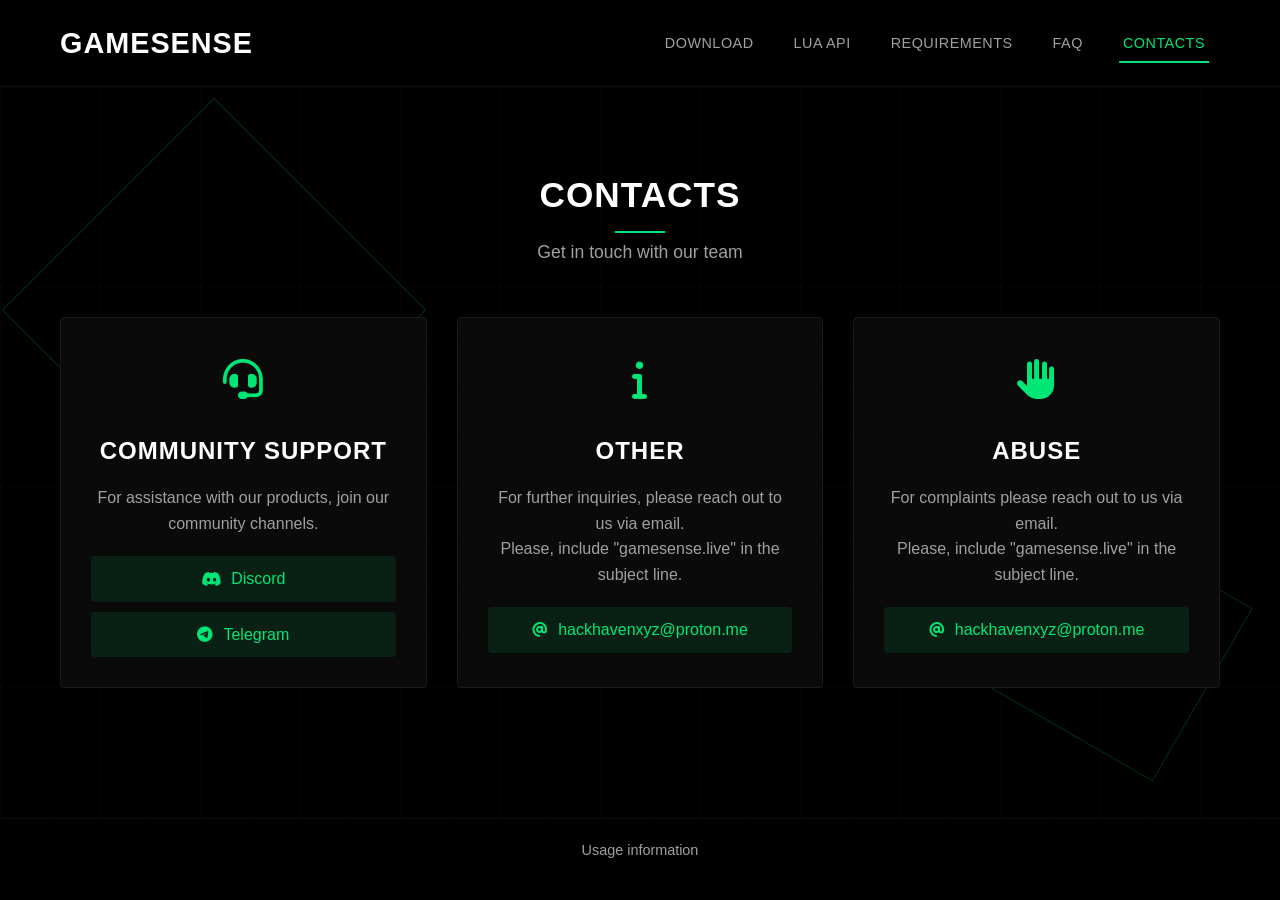
<file: contacts/index.html>
<!DOCTYPE html>
<html lang="en">
<head>
    <meta charset="UTF-8">
    <meta name="viewport" content="width=device-width, initial-scale=1.0">
    <title>Contacts - gamesense.live</title>
    <meta name="description" content="Contact GameSense.Live - DLC for Counter-Strike Global Offensive.">
    <meta name="keywords" content="gamesense, hvh, csgo, crack, skeet, dlc, download, free, csgohvh, hackvshack, contact">
    <meta name="robots" content="index, follow">
    <link rel="stylesheet" href="https://cdnjs.cloudflare.com/ajax/libs/font-awesome/6.0.0-beta3/css/all.min.css">
    <link rel="stylesheet" href="./css/styles.css">
    <link rel="icon" type="image/x-icon" href="./favicon.ico">
</head>
<body>
    <header>
        <div class="container">
            <div class="header-content">
                <div class="logo">
                    <a href="https://gamesense-glitch.github.io/">
                        <h1>GAMESENSE</h1>
                    </a>
                </div>

                <nav class="main-nav">
                    <ul>
                        <li><a href="downloads">Download</a></li>
                        <li><a href="https://gamesensical.gitbook.io/docs">Lua API</a></li>
                        <li><a href="../#requirements">Requirements</a></li>
                        <li><a href="../#faq">FAQ</a></li>
                        <li><a href="./contacts" class="active">Contacts</a></li>
                    </ul>
                </nav>
                <button class="menu-toggle">
                    <i class="fas fa-bars"></i>
                </button>
            </div>
        </div>
    </header>

    <section id="contacts">
        <div class="bg-grid"></div>
        <div class="bg-shape shape-1"></div>
        <div class="bg-shape shape-2"></div>
        <div class="container">
            <div class="section-header">
                <h2>CONTACTS</h2>
                <p>Get in touch with our team</p>
            </div>
            
            <div class="contacts-container">
                <div class="contact-card">
                    <div class="contact-icon">
                        <i class="fas fa-headset"></i>
                    </div>
                    <h3 class="contact-title">Community Support</h3>
                    <p class="contact-description">
                        For assistance with our products, join our community channels.
                    </p>
                    <div class="contact-links">
                        <a href="https://discord.gg/z9J9PSEvzW" class="contact-link" target="_blank">
                            <i class="fab fa-discord"></i> Discord
                        </a>
                        <a href="https://t.me/gamesenselive" class="contact-link" target="_blank">
                            <i class="fab fa-telegram"></i> Telegram
                        </a>
                    </div>
                </div>
                

                <div class="contact-card">
                    <div class="contact-icon">
                        <i class="fas fa-info"></i>
                    </div>
                    <h3 class="contact-title">Other</h3>
                    <p class="contact-description">
                        For further inquiries, please reach out to us via email.
                        <br>Please, include "gamesense.live" in the subject line.
                    </p>
                    <div class="contact-links">
                        <a href="mailto:hackhavenxyz@proton.me" class="contact-link">
                            <i class="fas fa-at"></i> hackhavenxyz@proton.me
                        </a>
                    </div>
                </div>
                <div class="contact-card">
                    <div class="contact-icon">
                        <i class="fas fa-hand-paper"></i>
                    </div>
                    <h3 class="contact-title">Abuse</h3>
                    <p class="contact-description">
                        For complaints please reach out to us via email.
                        <br>Please, include "gamesense.live" in the subject line.
                    </p>
                    <div class="contact-links">
                        <a href="mailto:hackhavenxyz@proton.me" class="contact-link">
                            <i class="fas fa-at"></i> hackhavenxyz@proton.me
                        </a>
                    </div>
                </div>
            
        </div>
    </section>

    <footer>
        <div class="container">
            <p class="footer-text"><a href="usage.txt" target="_blank">Usage information</a></p>
        </div>
    </footer>
    
    <script>
        document.addEventListener('DOMContentLoaded', function() {
            const menuToggle = document.querySelector('.menu-toggle');
            const nav = document.createElement('nav');
            nav.classList.add('mobile-nav');
            nav.innerHTML = `
                <ul>
                    <li><a href="downloads">Download</a></li>
                    <li><a href="#servers">Servers</a></li>
                    <li><a href="../#requirements">Requirements</a></li>
                    <li><a href="../#faq">FAQ</a></li>
                    <li><a href="contacts" class="active">Contacts</a></li>
                </ul>
            `;
            nav.style.display = 'none';
            nav.style.position = 'fixed';
            nav.style.top = '70px';
            nav.style.left = '0';
            nav.style.width = '100%';
            nav.style.backgroundColor = 'var(--darker-bg)';
            nav.style.padding = '20px';
            nav.style.zIndex = '1000';
            nav.style.borderBottom = '1px solid var(--border-color)';
            
            document.body.appendChild(nav);
            
            menuToggle.addEventListener('click', function() {
                if (nav.style.display === 'none') {
                    nav.style.display = 'block';
                } else {
                    nav.style.display = 'none';
                }
            });
            
            nav.querySelectorAll('a').forEach(link => {
                link.addEventListener('click', function() {
                    nav.style.display = 'none';
                });
            });
        });
    </script>
    
    <style>
        .contacts-container {
            display: grid;
            grid-template-columns: repeat(auto-fit, minmax(300px, 1fr));
            gap: 30px;
            margin-bottom: 50px;
        }
        
        .contact-card {
            background-color: var(--card-bg);
            border-radius: var(--radius);
            padding: 30px;
            border: 1px solid var(--border-color);
            transition: var(--transition);
            text-align: center;
        }
        
        .contact-card:hover {
            transform: translateY(-5px);
            border-color: var(--primary-color);
        }
        
        .contact-icon {
            font-size: 2.5rem;
            color: var(--primary-color);
            margin-bottom: 20px;
        }
        
        .contact-title {
            font-size: 1.5rem;
            font-weight: 700;
            margin-bottom: 15px;
            text-transform: uppercase;
            letter-spacing: 1px;
        }
        
        .contact-description {
            color: var(--text-gray);
            margin-bottom: 20px;
            line-height: 1.6;
        }
        
        .contact-links {
            display: flex;
            flex-direction: column;
            gap: 10px;
        }
        
        .contact-link {
            display: flex;
            align-items: center;
            justify-content: center;
            gap: 10px;
            padding: 10px 15px;
            background-color: rgba(0, 230, 118, 0.1);
            border-radius: var(--radius);
            color: var(--primary-color);
            transition: var(--transition);
            font-weight: 500;
        }
        
        .contact-link:hover {
            background-color: var(--primary-color);
            color: #000;
        }
        
        .contact-note {
            text-align: center;
            max-width: 800px;
            margin: 0 auto;
            padding: 30px;
            background-color: var(--card-bg);
            border-radius: var(--radius);
            border: 1px solid var(--border-color);
        }
        
        .contact-note p {
            color: var(--text-gray);
            margin-bottom: 15px;
        }
        
        .contact-note p:last-child {
            margin-bottom: 0;
        }
        
        @media (max-width: 768px) {
            .contacts-container {
                grid-template-columns: 1fr;
            }
        }
    </style>
</body>
</html>
</file>
<file: contacts/css/styles.css>
:root {
    --primary-color: #00e676;
    --primary-light: #33eb91;
    --primary-dark: #00c853;
    --accent-color: #ffffff;
    --dark-bg: #000000;
    --darker-bg: #050505;
    --card-bg: #0a0a0a;
    --border-color: #1a1a1a;
    --text-light: #ffffff;
    --text-gray: #a0a0a0;
    --shadow: 0 10px 30px rgba(0, 0, 0, 0.5);
    --transition: all 0.3s cubic-bezier(0.25, 0.8, 0.25, 1);
    --radius: 4px;
}

* {
    margin: 0;
    padding: 0;
    box-sizing: border-box;
}
.login-btn {
    background: #000 !important;
    color: #fff !important;
    padding: 8px 16px !important;
    border-radius: 4px !important;
    text-decoration: none !important;
    border: 1px solid #333 !important;
    transition: background 0.3s ease !important;
}

.login-btn:hover {
    background: #333 !important;
    color: #fff !important;
}

@media (max-width: 768px) {
    .auth-buttons,
    .header-actions {
        display: none;
    }
}

body {
    font-family: 'Inter', 'Segoe UI', Tahoma, Geneva, Verdana, sans-serif;
    line-height: 1.6;
    color: var(--text-light);
    background-color: var(--dark-bg);
    overflow-x: hidden;
}

.container {
    width: 100%;
    max-width: 1200px;
    margin: 0 auto;
    padding: 0 20px;
}

a {
    text-decoration: none;
    color: inherit;
    transition: var(--transition);
}

ul {
    list-style: none;
}

img {
    max-width: 100%;
    height: auto;
    border-radius: var(--radius);
}

section {
    padding: 80px 0;
    position: relative;
}

.section-header {
    text-align: center;
    margin-bottom: 50px;
}

.section-header h2 {
    font-size: 2.2rem;
    font-weight: 700;
    margin-bottom: 15px;
    color: var(--text-light);
    position: relative;
    display: inline-block;
    text-transform: uppercase;
    letter-spacing: 1px;
}

.section-header h2::after {
    content: '';
    position: absolute;
    bottom: -10px;
    left: 50%;
    transform: translateX(-50%);
    width: 50px;
    height: 2px;
    background: var(--primary-color);
}

.section-header p {
    font-size: 1.1rem;
    color: var(--text-gray);
    max-width: 700px;
    margin: 0 auto;
}

/* Buttons */
.btn {
    display: inline-block;
    padding: 12px 28px;
    border-radius: 2px;
    font-weight: 600;
    text-align: center;
    cursor: pointer;
    transition: var(--transition);
    border: 1px solid var(--primary-color);
    outline: none;
    font-size: 0.9rem;
    text-transform: uppercase;
    letter-spacing: 1px;
    background: transparent;
    color: var(--primary-color);
}

.btn:hover {
    background: var(--primary-color);
    color: #000;
}

.btn-icon {
    margin-left: 8px;
}

/* Header */
header {
    padding: 20px 0;
    position: relative;
    border-bottom: 1px solid rgba(255, 255, 255, 0.05);
    background-color: rgba(0, 0, 0, 0.95);
    position: sticky;
    top: 0;
    z-index: 1000;
}

.header-content {
    display: flex;
    justify-content: space-between;
    align-items: center;
}

.logo {
    display: flex;
    align-items: center;
}

.logo h1 {
    font-size: 1.8rem;
    font-weight: 700;
    letter-spacing: 1px;
    text-transform: uppercase;
}

.logo-icon {
    margin-right: 10px;
    font-size: 1.8rem;
    color: var(--primary-color);
}

/* Navigation Styles */
nav.main-nav {
    display: flex;
    align-items: center;
}

nav.main-nav ul {
    display: flex;
    gap: 10px;
}

nav.main-nav li {
    position: relative;
}

nav.main-nav a {
    display: block;
    padding: 8px 15px;
    font-size: 0.9rem;
    font-weight: 500;
    text-transform: uppercase;
    letter-spacing: 0.5px;
    color: var(--text-gray);
    position: relative;
    transition: color 0.3s ease;
}

nav.main-nav a:hover {
    color: var(--text-light);
}

nav.main-nav a::after {
    content: '';
    position: absolute;
    bottom: 0;
    left: 50%;
    transform: translateX(-50%);
    width: 0;
    height: 2px;
    background-color: var(--primary-color);
    transition: width 0.3s ease;
}

nav.main-nav a:hover::after,
nav.main-nav a.active::after {
    width: 80%;
}

nav.main-nav a.active {
    color: var(--primary-color);
}

.menu-toggle {
    display: none;
    background: none;
    border: none;
    color: var(--text-light);
    font-size: 1.5rem;
    cursor: pointer;
}

/* Language Selector */
.language-selector {
    display: flex;
    align-items: center;
    margin-left: 20px;
    border-left: 1px solid var(--border-color);
    padding-left: 20px;
}

.language-selector a {
    margin-left: 10px;
    font-size: 0.8rem;
    opacity: 0.7;
    text-transform: uppercase;
    letter-spacing: 0.5px;
}

.language-selector a.active {
    opacity: 1;
    font-weight: 600;
    color: var(--primary-color);
}

.language-selector a:hover {
    opacity: 1;
}

/* Hero Section */
#hero {
    padding: 120px 0;
    position: relative;
    overflow: hidden;
    min-height: 80vh;
    display: flex;
    align-items: center;
}

.hero-container {
    display: flex;
    align-items: center;
    justify-content: space-between;
    gap: 60px;
}

.hero-content {
    flex: 1;
    max-width: 600px;
}

.hero-image {
    flex: 1;
    position: relative;
    display: flex;
    justify-content: center;
    align-items: center;
}

.hero-image img {
    max-width: 100%;
    height: auto;
}

.hero-title {
    font-size: 4rem;
    font-weight: 800;
    margin-bottom: 30px;
    line-height: 1.1;
    text-transform: uppercase;
    letter-spacing: 1px;
}

.hero-title span {
    color: var(--primary-color);
    display: block;
}

.hero-description {
    font-size: 1.1rem;
    margin-bottom: 40px;
    color: var(--text-gray);
    max-width: 500px;
    line-height: 1.8;
}

.hero-buttons {
    display: flex;
    gap: 20px;
    margin-bottom: 25px;
}

/* Attribution styles */
.attribution {
    display: flex;
    align-items: center;
    margin-top: 20px;
    gap: 20px;
}

.attribution-text {
    font-size: 0.9rem;
    color: var(--text-gray);
    margin-bottom: 10px;
}

.attribution-logos {
    display: flex;
    gap: 15px;
    align-items: center;
}

.attribution-logo {
    display: flex;
    align-items: center;
    gap: 8px;
}

.attribution-logo span {
    font-size: 0.9rem;
    font-weight: 600;
    color: var(--text-light);
}

.attribution-logo i {
    color: var(--primary-color);
    font-size: 1.2rem;
}

/* Why Choose Us Section */
#why-choose-us {
    background-color: var(--darker-bg);
    position: relative;
}

.why-choose-header {
    text-align: center;
    margin-bottom: 60px;
}

.why-choose-header h2 {
    font-size: 2.5rem;
    font-weight: 700;
    text-transform: uppercase;
    letter-spacing: 2px;
}

.features-grid {
    display: grid;
    grid-template-columns: repeat(auto-fit, minmax(300px, 1fr));
    gap: 40px;
}

.feature-item {
    text-align: center;
    padding: 20px;
}

.feature-icon {
    font-size: 2.5rem;
    margin-bottom: 20px;
    color: var(--primary-color);
}

.feature-title {
    font-size: 1.5rem;
    font-weight: 700;
    margin-bottom: 15px;
    text-transform: uppercase;
    letter-spacing: 1px;
}

.feature-description {
    color: var(--text-gray);
    font-size: 0.95rem;
    line-height: 1.7;
}

/* Products Section */
#products {
    position: relative;
}

.products-header {
    text-align: center;
    margin-bottom: 60px;
}

.products-header h2 {
    font-size: 2.5rem;
    font-weight: 700;
    text-transform: uppercase;
    letter-spacing: 2px;
}

.products-grid {
    display: grid;
    grid-template-columns: repeat(auto-fit, minmax(300px, 1fr));
    gap: 30px;
}

.product-card {
    background-color: var(--card-bg);
    border-radius: var(--radius);
    overflow: hidden;
    border: 1px solid var(--border-color);
    transition: var(--transition);
}

.product-card:hover {
    transform: translateY(-5px);
    border-color: var(--primary-color);
}

.product-header {
    padding: 20px;
    border-bottom: 1px solid var(--border-color);
}

.product-type {
    font-size: 0.8rem;
    color: var(--text-gray);
    text-transform: uppercase;
    letter-spacing: 1px;
    margin-bottom: 10px;
}

.product-name {
    font-size: 1.8rem;
    font-weight: 700;
    text-transform: uppercase;
    letter-spacing: 1px;
}

.product-pricing {
    padding: 20px;
}

.price-option {
    display: flex;
    justify-content: space-between;
    align-items: center;
    padding: 15px 0;
    border-bottom: 1px solid rgba(255, 255, 255, 0.05);
}

.price-option:last-child {
    border-bottom: none;
}

.price {
    font-size: 1.2rem;
    font-weight: 700;
}

.duration {
    color: var(--text-gray);
    font-size: 0.9rem;
    text-transform: uppercase;
    letter-spacing: 1px;
}

/* Features Section */
#features {
    background-color: var(--darker-bg);
    position: relative;
}

.features-container {
    display: grid;
    grid-template-columns: repeat(auto-fit, minmax(300px, 1fr));
    gap: 30px;
}

.feature-card {
    background-color: var(--card-bg);
    padding: 30px;
    border-radius: var(--radius);
    border: 1px solid var(--border-color);
    transition: var(--transition);
}

.feature-card:hover {
    transform: translateY(-5px);
    border-color: var(--primary-color);
}

.feature-icon {
    font-size: 2rem;
    color: var(--primary-color);
    margin-bottom: 20px;
}

.feature-card h3 {
    font-size: 1.5rem;
    margin-bottom: 15px;
    text-transform: uppercase;
    letter-spacing: 0.5px;
}

.feature-card p {
    color: var(--text-gray);
}

/* Download Section */
#download {
    position: relative;
}

.download-container {
    display: grid;
    grid-template-columns: 1fr 1fr;
    gap: 40px;
    align-items: center;
}

@media (max-width: 992px) {
    .download-container {
        grid-template-columns: 1fr;
    }
}

.download-content {
    max-width: 500px;
}

.download-title {
    font-size: 2.5rem;
    font-weight: 700;
    margin-bottom: 20px;
    text-transform: uppercase;
    letter-spacing: 1px;
}

.download-description {
    color: var(--text-gray);
    margin-bottom: 30px;
    line-height: 1.8;
}

.download-version {
    display: inline-block;
    background-color: rgba(0, 230, 118, 0.1);
    color: var(--primary-color);
    padding: 5px 15px;
    border-radius: 2px;
    font-size: 0.9rem;
    margin-bottom: 30px;
    text-transform: uppercase;
    letter-spacing: 1px;
}

.download-note {
    margin-top: 20px;
    color: var(--text-gray);
    font-size: 0.9rem;
}

.changelog-container {
    background-color: var(--card-bg);
    border-radius: var(--radius);
    padding: 30px;
    border: 1px solid var(--border-color);
}

.changelog-title {
    font-size: 1.5rem;
    font-weight: 700;
    margin-bottom: 20px;
    text-transform: uppercase;
    letter-spacing: 1px;
    color: var(--primary-color);
}

.changelog-version {
    margin-bottom: 30px;
}

.changelog-version:last-child {
    margin-bottom: 0;
}

.changelog-version-header {
    display: flex;
    justify-content: space-between;
    align-items: center;
    margin-bottom: 15px;
    padding-bottom: 10px;
    border-bottom: 1px solid var(--border-color);
}

.changelog-version-number {
    font-size: 1.2rem;
    font-weight: 600;
    color: var(--text-light);
}

.changelog-date {
    color: var(--text-gray);
    font-size: 0.9rem;
}

.changelog-list {
    margin-bottom: 15px;
}

.changelog-list-title {
    font-size: 1rem;
    font-weight: 600;
    margin-bottom: 10px;
    color: var(--text-light);
}

.changelog-list ul {
    list-style: none;
    margin-bottom: 15px;
}

.changelog-list li {
    margin-bottom: 8px;
    color: var(--text-gray);
    position: relative;
    padding-left: 20px;
}

.changelog-list li::before {
    position: absolute;
    left: 0;
    font-family: 'Font Awesome 5 Free';
    font-weight: 900;
}

.changelog-list.features li::before {
    content: '\f067';
    color: var(--primary-color);
}

.changelog-list.improvements li::before {
    content: '\f00c';
    color: var(--accent-color);
}

.changelog-list.fixes li::before {
    content: '\f188';
    color: #ff6b6b;
}

/* Requirements Section */
#requirements {
    background-color: var(--darker-bg);
    position: relative;
}

.requirements-container {
    display: grid;
    grid-template-columns: repeat(auto-fit, minmax(300px, 1fr));
    gap: 30px;
}

.requirement-card {
    background-color: var(--card-bg);
    padding: 30px;
    border-radius: var(--radius);
    border: 1px solid var(--border-color);
    transition: var(--transition);
}

.requirement-card:hover {
    transform: translateY(-5px);
    border-color: var(--primary-color);
}

.requirement-icon {
    font-size: 2rem;
    color: var(--primary-color);
    margin-bottom: 20px;
}

.requirement-card h3 {
    font-size: 1.5rem;
    margin-bottom: 15px;
    text-transform: uppercase;
    letter-spacing: 0.5px;
}

.requirement-list {
    list-style: none;
}

.requirement-list li {
    margin-bottom: 10px;
    color: var(--text-gray);
    position: relative;
    padding-left: 25px;
}

.requirement-list li::before {
    content: '✓';
    position: absolute;
    left: 0;
    color: var(--primary-color);
}

/* FAQ Section */
#faq {
    position: relative;
}

.faq-container {
    max-width: 800px;
    margin: 0 auto;
}

.faq-item {
    background-color: var(--card-bg);
    border-radius: var(--radius);
    margin-bottom: 15px;
    overflow: hidden;
    border: 1px solid var(--border-color);
    transition: var(--transition);
}

.faq-item:hover {
    border-color: var(--primary-color);
}

.faq-question {
    padding: 20px;
    cursor: pointer;
    display: flex;
    justify-content: space-between;
    align-items: center;
}

.faq-question h3 {
    font-size: 1.1rem;
    font-weight: 600;
}

.faq-toggle {
    color: var(--primary-color);
    transition: var(--transition);
}

.faq-toggle i {
    font-size: 1rem;
}

.faq-answer {
    padding: 0 20px 20px;
    display: none;
}

.faq-answer p {
    color: var(--text-gray);
}

.faq-item.active .faq-toggle i {
    transform: rotate(45deg);
}

/* Support Section */
#support {
    background-color: var(--darker-bg);
    text-align: center;
    padding-bottom: 80px;
}

.social-icons {
    display: flex;
    justify-content: center;
    gap: 20px;
    margin-top: 30px;
}

.social-icon {
    display: flex;
    align-items: center;
    justify-content: center;
    width: 50px;
    height: 50px;
    background-color: var(--card-bg);
    border-radius: 50%;
    transition: var(--transition);
    color: var(--text-gray);
    font-size: 1.2rem;
    border: 1px solid var(--border-color);
}

.social-icon:hover {
    background-color: var(--primary-color);
    color: #000;
    transform: translateY(-5px);
}

/* Footer */
footer {
    background-color: var(--dark-bg);
    padding: 20px 0;
    border-top: 1px solid rgba(255, 255, 255, 0.05);
    text-align: center;
}

.footer-text {
    color: var(--text-gray);
    font-size: 0.9rem;
}

/* Server Monitor Styles */
.servers-section {
    background-color: rgba(0, 0, 0, 0.7);
    border-radius: var(--radius);
    border: 1px solid var(--border-color);
    padding: 20px;
    position: relative;
}

.servers-header {
    display: flex;
    justify-content: space-between;
    align-items: center;
    margin-bottom: 15px;
    padding-bottom: 10px;
    border-bottom: 1px solid var(--border-color);
}

.servers-title {
    font-size: 1.2rem;
    font-weight: 600;
    text-transform: uppercase;
    letter-spacing: 1px;
    display: flex;
    align-items: center;
    gap: 10px;
    color: var(--text-light);
}

.servers-title i {
    color: var(--primary-color);
}
.refresh-btn {
    background: none;
    border: none;
    color: var(--text-gray);
    cursor: pointer;
    transition: var(--transition);
    font-size: 1rem;
}

.refresh-btn:hover {
    color: var(--primary-color);
}

.servers-container {
    display: flex;
    flex-direction: row;
    gap: 15px;
    justify-content: center; /* Center the servers */
    flex-wrap: nowrap;
    overflow-x: auto; /* Allow horizontal scroll if needed */
}

.server-item {
    background-color: rgba(10, 10, 10, 0.7);
    border-radius: var(--radius);
    padding: 15px;
    border: 1px solid var(--border-color);
    transition: var(--transition);
}
.server-item:hover {
    border-color: var(--primary-color);
}

.server-item h3 {
    font-size: 1rem;
    margin-bottom: 10px;
    color: var(--text-light);
}

.server-item p {
    margin-bottom: 8px;
    font-size: 0.9rem;
    color: var(--text-gray);
}


@media (max-width: 768px) {
.servers-container {
flex-direction: column;
}

.server-item {
width: 100%;
}
}

.server-item h3 {
    font-size: 1rem;
    margin-bottom: 10px;
    color: var(--text-light);
}

.server-item p {
    margin-bottom: 8px;
    font-size: 0.9rem;
    color: var(--text-gray);
}

.status-dot {
    color: #00e676; 
}

.status-online {
    color: #00e676; 
    font-weight: bold;
    background-color: rgba(0, 230, 118, 0.1); 
    padding: 4px 8px; 
    border-radius: 4px; 
    display: inline-block; 
    border-left: 3px solid #00e676; 
}

.status-offline {
    color: #ff6b6b;
}

.join-btn {
    display: block;
    padding: 8px 15px;
    background-color: transparent;
    color: var(--primary-color);
    border: 1px solid var(--primary-color);
    border-radius: 2px;
    font-size: 0.9rem;
    text-transform: uppercase;
    letter-spacing: 1px;
    cursor: pointer;
    transition: var(--transition);
    margin-top: 10px;
    width: 100%;
    text-align: center;
}

.join-btn:hover {
    background-color: var(--primary-color);
    color: #000;
}

.error-block {
    padding: 20px;
    text-align: center;
    color: #ff6b6b;
    background-color: rgba(255, 107, 107, 0.1);
    border-radius: var(--radius);
    border: 1px solid rgba(255, 107, 107, 0.3);
}

/* Responsive Styles */
@media (max-width: 992px) {
    .hero-container {
        flex-direction: column;
        text-align: center;
    }

    .hero-content {
        max-width: 100%;
    }

    .hero-buttons {
        justify-content: center;
    }

    .hero-title {
        font-size: 3rem;
    }
    
    .features-grid,
    .products-grid {
        grid-template-columns: 1fr;
    }

    .attribution {
        justify-content: center;
    }
}

@media (max-width: 768px) {
    .section-header h2,
    .why-choose-header h2,
    .products-header h2 {
        font-size: 1.8rem;
    }
    
    .hero-title {
        font-size: 2.5rem;
    }

    .changelog-version-header {
        flex-direction: column;
        align-items: flex-start;
    }

    .changelog-date {
        margin-top: 5px;
    }

    nav.main-nav {
        display: none;
    }

    .menu-toggle {
        display: block;
    }

    .language-selector {
        border-left: none;
        padding-left: 0;
        margin-left: 0;
    }

    .attribution-logos {
        flex-direction: column;
        align-items: flex-start;
        gap: 10px;
    }
}

@media (max-width: 576px) {
    .feature-card, 
    .requirement-card, 
    .changelog-container,
    .product-card {
        padding: 20px;
    }

    .hero-buttons {
        flex-direction: column;
        gap: 15px;
    }

    .btn {
        width: 100%;
    }
}

/* Background elements */
.bg-grid {
    position: absolute;
    top: 0;
    left: 0;
    width: 100%;
    height: 100%;
    background-image: 
        linear-gradient(rgba(255, 255, 255, 0.03) 1px, transparent 1px),
        linear-gradient(90deg, rgba(255, 255, 255, 0.03) 1px, transparent 1px);
    background-size: 50px 50px;
    z-index: -1;
    opacity: 0.5;
}

.bg-shape {
    position: absolute;
    z-index: -1;
    opacity: 0.2;
}

.shape-1 {
    top: 10%;
    left: 5%;
    width: 300px;
    height: 300px;
    border: 1px solid var(--primary-color);
    transform: rotate(45deg);
}

.shape-2 {
    bottom: 10%;
    right: 5%;
    width: 200px;
    height: 200px;
    border: 1px solid var(--primary-color);
    transform: rotate(30deg);
}

/* Mobile Navigation */
.mobile-nav {
    background-color: var(--darker-bg);
    border-bottom: 1px solid var(--border-color);
    padding: 20px;
}

.mobile-nav ul {
    display: flex;
    flex-direction: column;
    gap: 15px;
}

.mobile-nav a {
    display: block;
    padding: 10px 15px;
    font-size: 1rem;
    font-weight: 500;
    text-transform: uppercase;
    letter-spacing: 0.5px;
    color: var(--text-gray);
    border-left: 3px solid transparent;
    transition: all 0.3s ease;
}

.mobile-nav a:hover,
.mobile-nav a.active {
    color: var(--primary-color);
    border-left-color: var(--primary-color);
    background-color: rgba(0, 230, 118, 0.05);
}
</file>
